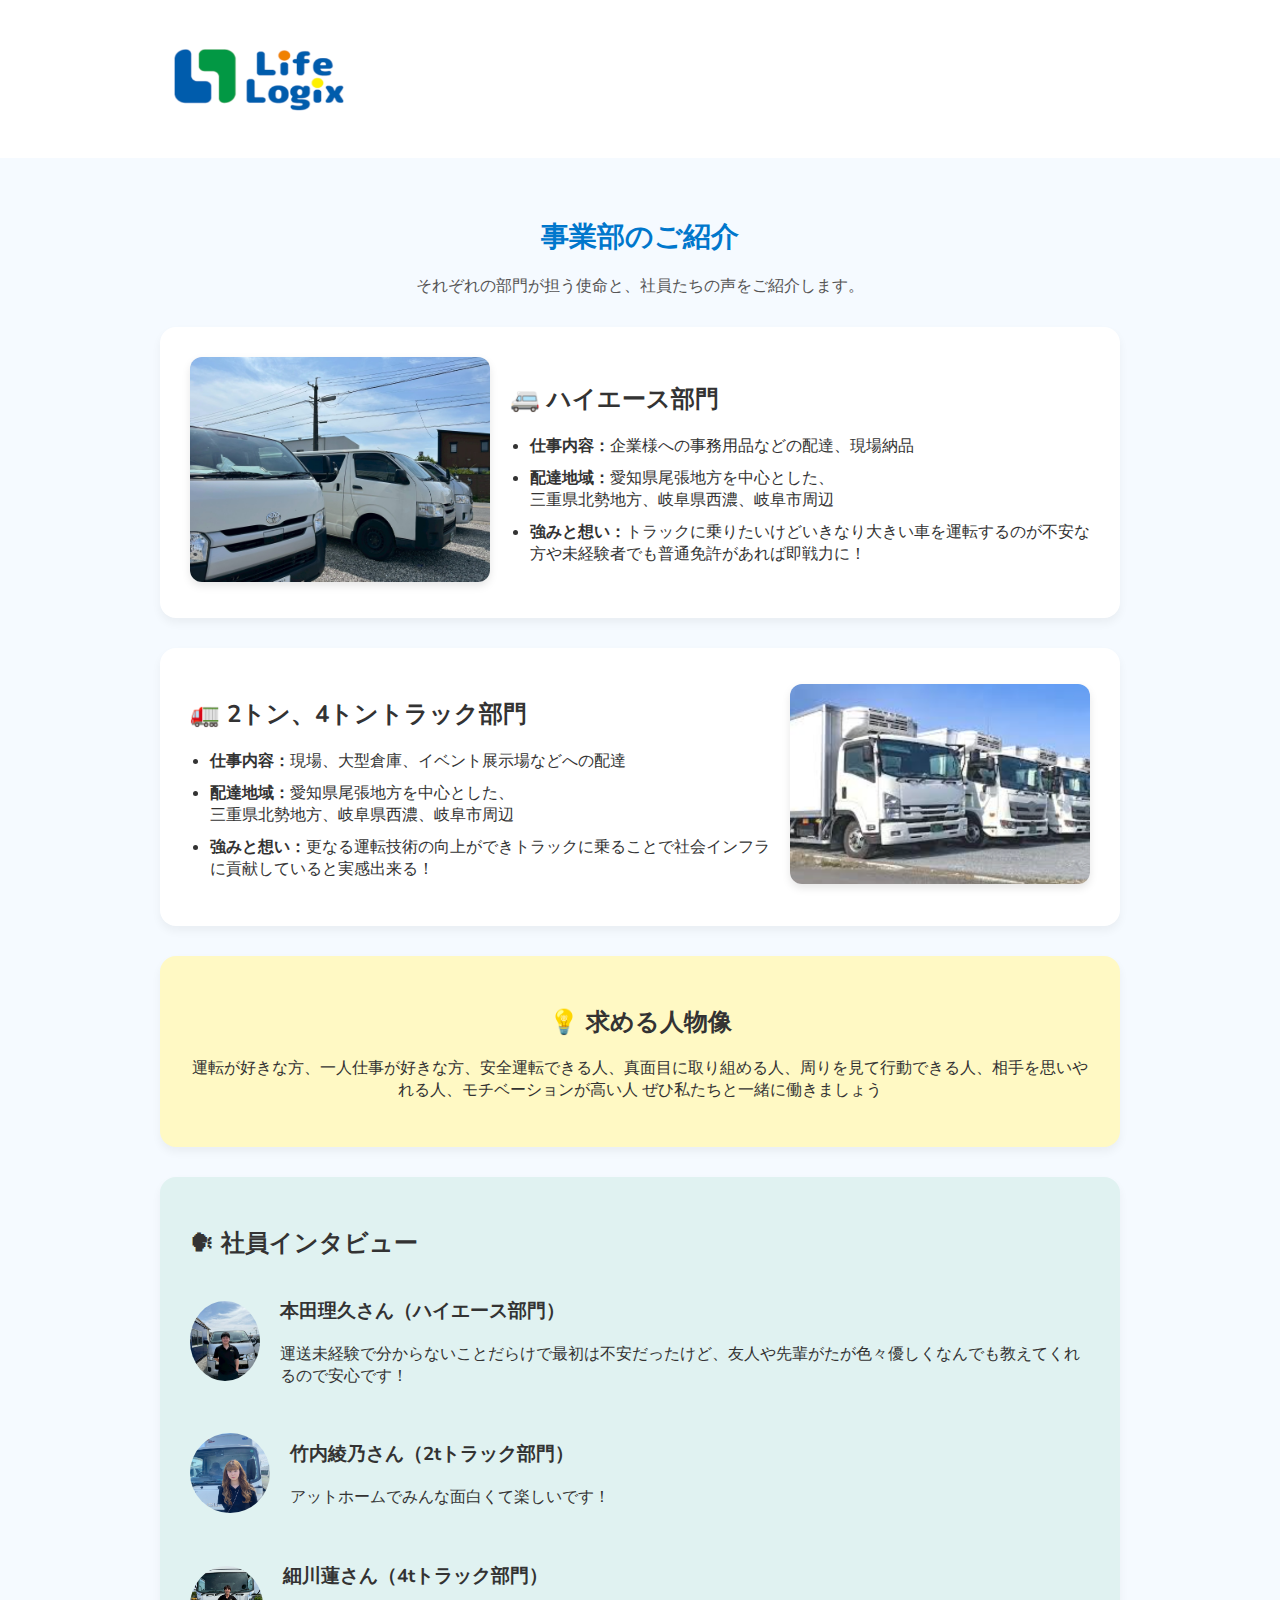
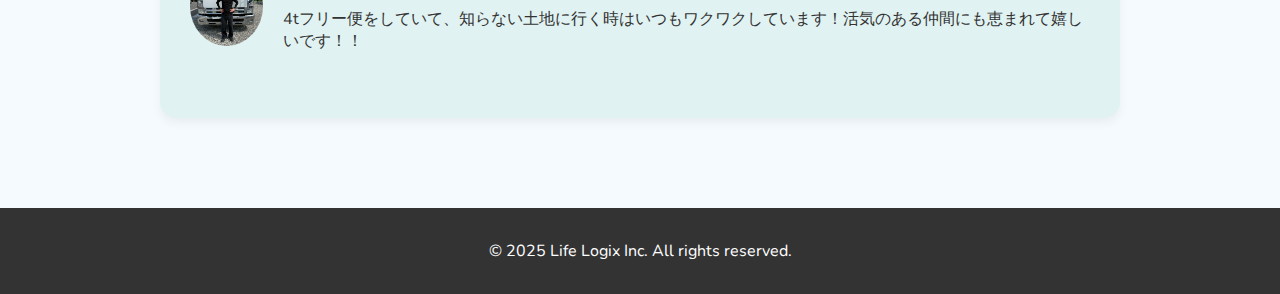
<file: business.html>
<!DOCTYPE html>
<html lang="ja">
<head>
  <meta charset="UTF-8">
  <meta name="viewport" content="width=device-width, initial-scale=1.0">
  <title>事業部紹介</title>
  <link rel="stylesheet" href="business.css">
  <link href="https://fonts.googleapis.com/css2?family=Nunito:wght@400;700&display=swap" rel="stylesheet">
</head>
<body>
  <header class="site-header">
    <div class="container">
      <img src="./img/logo.jpg" alt="ロゴ" class="logo">
    </div>
  </header>

  <main class="container">
    <section class="section-title">
      <h1>事業部のご紹介</h1>
      <p class="lead">それぞれの部門が担う使命と、社員たちの声をご紹介します。</p>
    </section>

    <!-- ハイエース部門 -->
    <section class="department card">
      <div class="dept-img left">
        <img src="./img/Trac.JPG" alt="ハイエース配送">
      </div>
      <div class="dept-text">
        <h2>🚐 ハイエース部門</h2>
        <ul>
          <li><strong>仕事内容：</strong>企業様への事務用品などの配達、現場納品</li>
          <li><strong>配達地域：</strong>愛知県尾張地方を中心とした、<br>三重県北勢地方、岐阜県西濃、岐阜市周辺</li>
          <li><strong>強みと想い：</strong>トラックに乗りたいけどいきなり大きい車を運転するのが不安な方や未経験者でも普通免許があれば即戦力に！</li>
        </ul>
      </div>
    </section>

    <!-- トラック部門 -->
    <section class="department card">
      <div class="dept-img right">
        <img src="./img/トラック.jpg" alt="トラック走行中">
      </div>
      <div class="dept-text">
        <h2>🚛 2トン、4トントラック部門</h2>
        <ul>
          <li><strong>仕事内容：</strong>現場、大型倉庫、イベント展示場などへの配達</li>
          <li><strong>配達地域：</strong>愛知県尾張地方を中心とした、<br>三重県北勢地方、岐阜県西濃、岐阜市周辺</li>
          <li><strong>強みと想い：</strong>更なる運転技術の向上ができトラックに乗ることで社会インフラに貢献していると実感出来る！
          </li>
        </ul>
      </div>
    </section>

    <!-- 求める人物像 -->
    <section class="shared-section card yellow">
      <h2>💡 求める人物像</h2>
      <p>運転が好きな方、一人仕事が好きな方、安全運転できる人、真面目に取り組める人、周りを見て行動できる人、相手を思いやれる人、モチベーションが高い人
        ぜひ私たちと一緒に働きましょう</p>
    </section>

    <!-- 社員インタビュー -->
    <section class="interview-section card green">
      <h2>🗣 社員インタビュー</h2>
      <div class="interview">
        <img src="./img/IMG_3608.JPG" alt="スタッフ1">
        <div>
          <h3>本田理久さん（ハイエース部門）</h3>
          <p>運送未経験で分からないことだらけで最初は不安だったけど、友人や先輩がたが色々優しくなんでも教えてくれるので安心です！</p>
        </div>
      </div>
      <div class="interview">
        <img src="./img/IMG_3607.JPG" alt="スタッフ2">
        <div>
          <h3>竹内綾乃さん（2tトラック部門）</h3>
          <p>アットホームでみんな面白くて楽しいです！</p>
        </div>
      </div>
      <div class="interview">
        <img src="./img/IMG_3609.JPG" alt="スタッフ2">
        <div>
          <h3>細川蓮さん（4tトラック部門）</h3>
          <p>4tフリー便をしていて、知らない土地に行く時はいつもワクワクしています！活気のある仲間にも恵まれて嬉しいです！！</p>
        </div>
      </div>
    </section>
  </main>

  <footer class="site-footer">
    <p>&copy; 2025 Life Logix Inc. All rights reserved.</p>
  </footer>
</body>
</html>
</file>
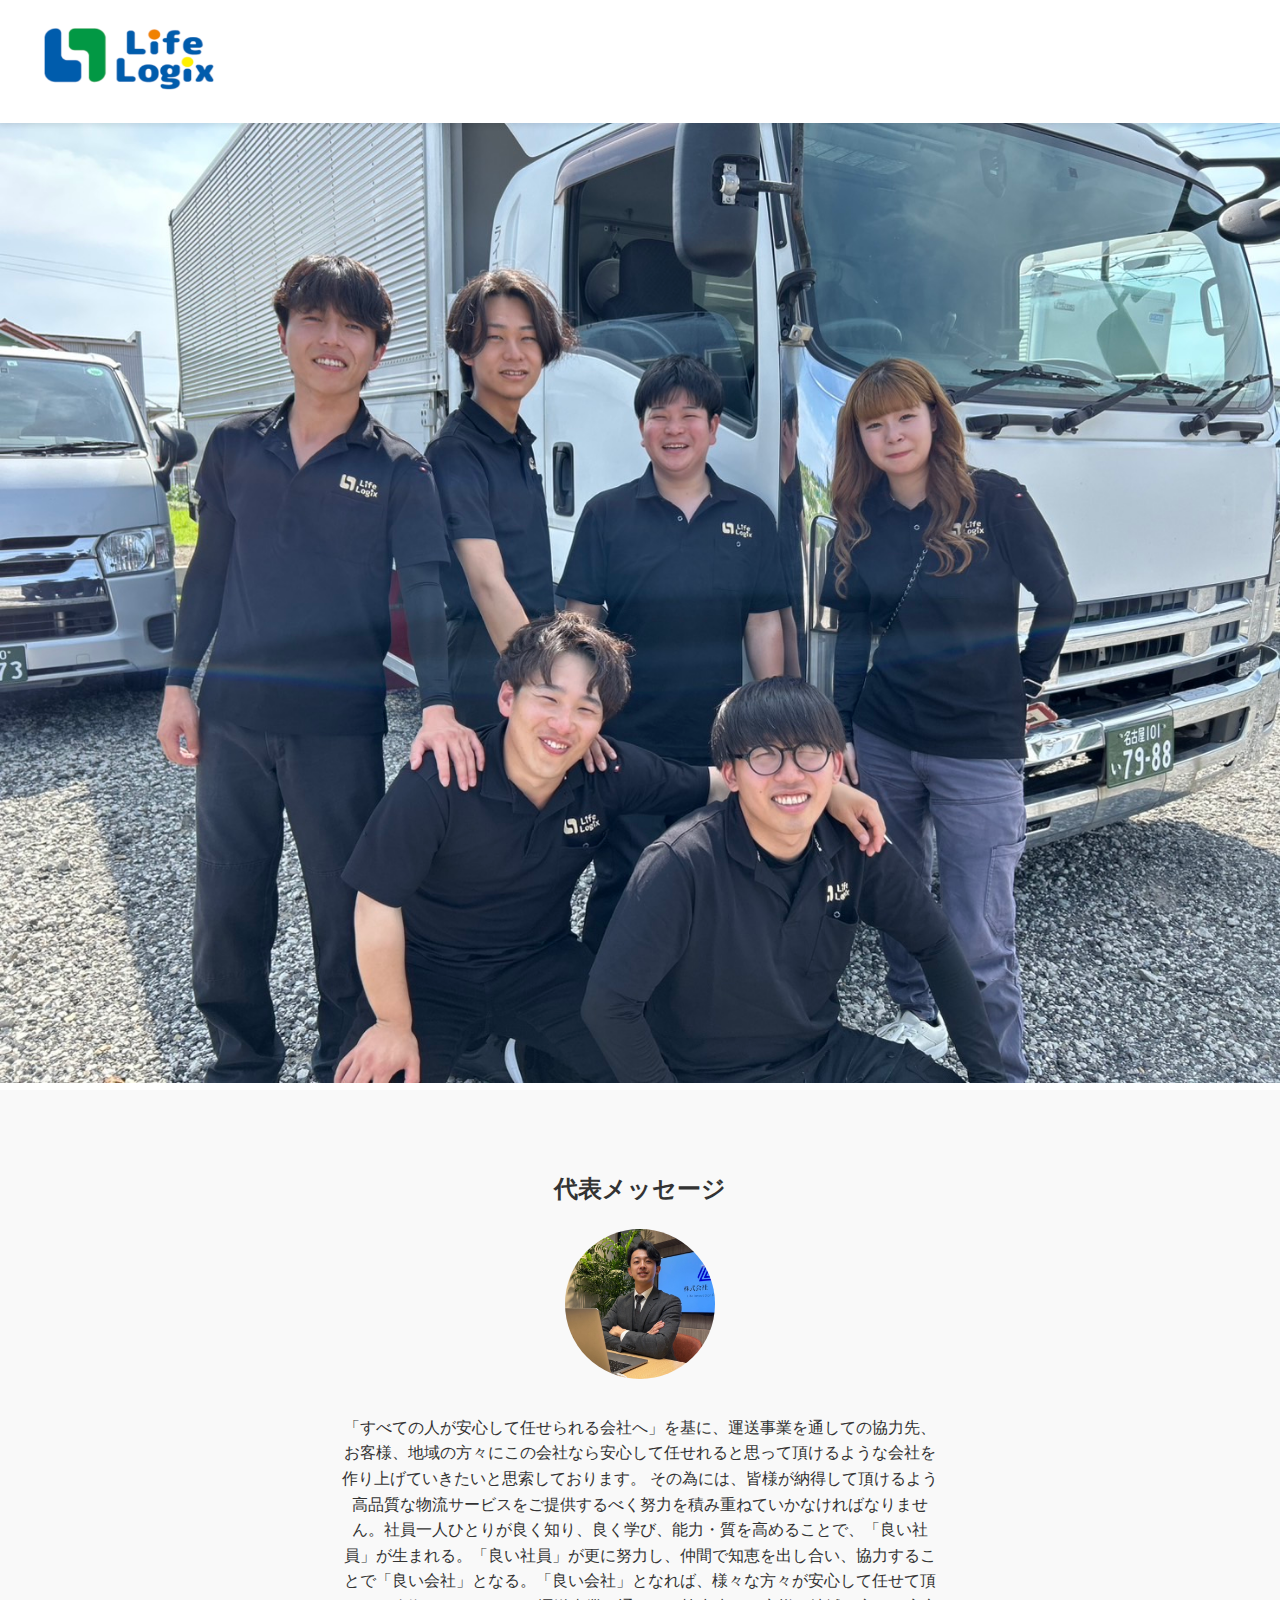
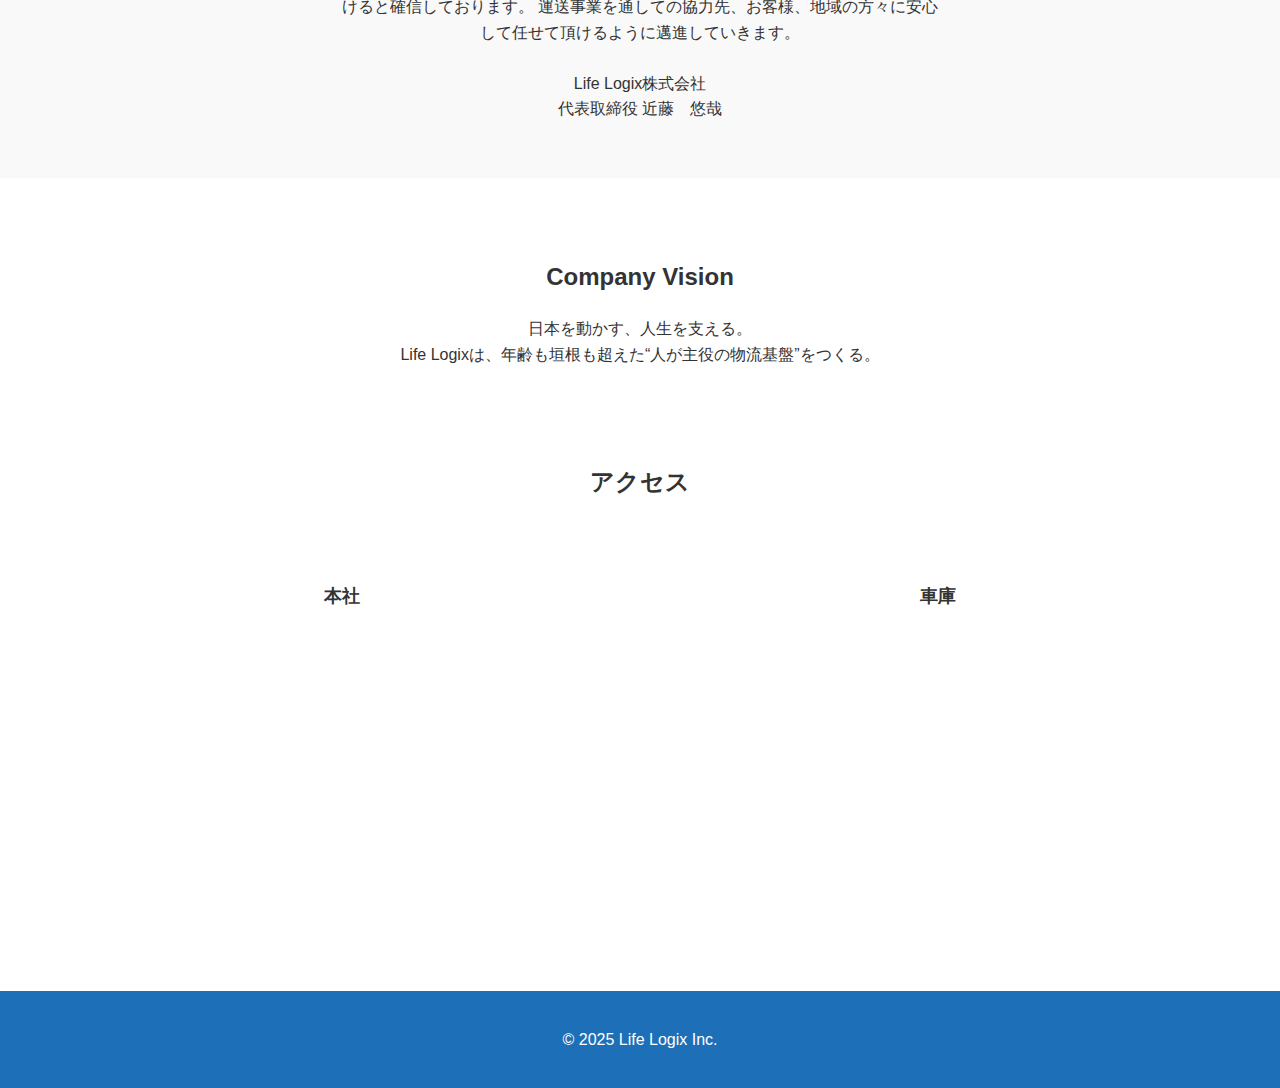
<file: company.html>
<!DOCTYPE html>
<html lang="ja">
<head>
  <meta charset="UTF-8">
  <meta name="viewport" content="width=device-width, initial-scale=1.0">
  <title>Our Vision - 企業紹介</title>
  <link rel="stylesheet" href="company.css">
</head>
<body>

    <header>
        <div class="logo"><img src="././img/logo.jpg"></div>

      </header>

  <!-- 集合写真 -->
  <section class="hero">
    <img src="./img/All.JPG" alt="集合写真" class="hero-image">
  </section>

  <!-- トップメッセージ・代表挨拶 -->
  <section class="message">
    <h2>代表メッセージ</h2>
    <div class="message-content">
      <img src="./img/TOP_re.jpg" alt="代表の顔写真" class="ceo-photo">
      <p class="ceo-text">
        「すべての人が安心して任せられる会社へ」を基に、運送事業を通しての協力先、お客様、地域の方々にこの会社なら安心して任せれると思って頂けるような会社を作り上げていきたいと思索しております。

        その為には、皆様が納得して頂けるよう高品質な物流サービスをご提供するべく努力を積み重ねていかなければなりません。社員一人ひとりが良く知り、良く学び、能力・質を高めることで、「良い社員」が生まれる。「良い社員」が更に努力し、仲間で知恵を出し合い、協力することで「良い会社」となる。「良い会社」となれば、様々な方々が安心して任せて頂けると確信しております。
        
        運送事業を通しての協力先、お客様、地域の方々に安心して任せて頂けるように邁進していきます。
        <br><br>
        Life Logix株式会社<br>
        代表取締役 近藤　悠哉
      </p>
    </div>
  </section>

  <!-- Vision -->
  <section class="vision">
    <h2>Company Vision</h2>
    <p>
      日本を動かす、人生を支える。<br>
Life Logixは、年齢も垣根も超えた“人が主役の物流基盤”をつくる。
    </p>
  </section>


  <!-- フッター -->
  <section id="access" class="section">
    <h2>アクセス</h2>
    <div class="map-container">
      <div class="map-box">
        <h2 class="map-title">本社</h2>
        <iframe src="https://www.google.com/maps/embed?pb=!1m18!1m12!1m3!1d3261.126052752133!2d136.81472857576537!3d35.17841067275372!2m3!1f0!2f0!3f0!3m2!1i1024!2i768!4f13.1!3m3!1m2!1s0x60039e053cbebcfb%3A0x8f5b8b9e1ccc6260!2z44CSNDkwLTExMzYg5oSb55-l55yM5rW36YOo6YOh5aSn5rK755S66Iqx5bi46YO35rWm77yW77yR4oiS77yR!5e0!3m2!1sja!2sjp!4v1749975040092!5m2!1sja!2sjp" width="500" height="350" style="border:0;" allowfullscreen="" loading="lazy" referrerpolicy="no-referrer-when-downgrade"></iframe>
      </div>
  
      <div class="map-box">
        <h2 class="map-title">車庫</h2>
        <iframe src="https://www.google.com/maps/embed?pb=!1m18!1m12!1m3!1d3259.0775691662616!2d136.8404440610618!3d35.22943902262279!2m3!1f0!2f0!3f0!3m2!1i1024!2i768!4f13.1!3m3!1m2!1s0x6003756cf02d60c7%3A0xfb93f5057d46397b!2z44CSNDUyLTA5NjEg5oSb55-l55yM5riF6aCI5biC5pil5pel5rKz5Y6f!5e0!3m2!1sja!2sjp!4v1749975110652!5m2!1sja!2sjp" width="500" height="350" style="border:0;" allowfullscreen="" loading="lazy" referrerpolicy="no-referrer-when-downgrade"></iframe>
      </div>
    </div>
  </body>
  </html>
  </section>

  <footer>
    <p>&copy; 2025 Life Logix Inc.</p>
  </footer>

</body>
</html>
</file>
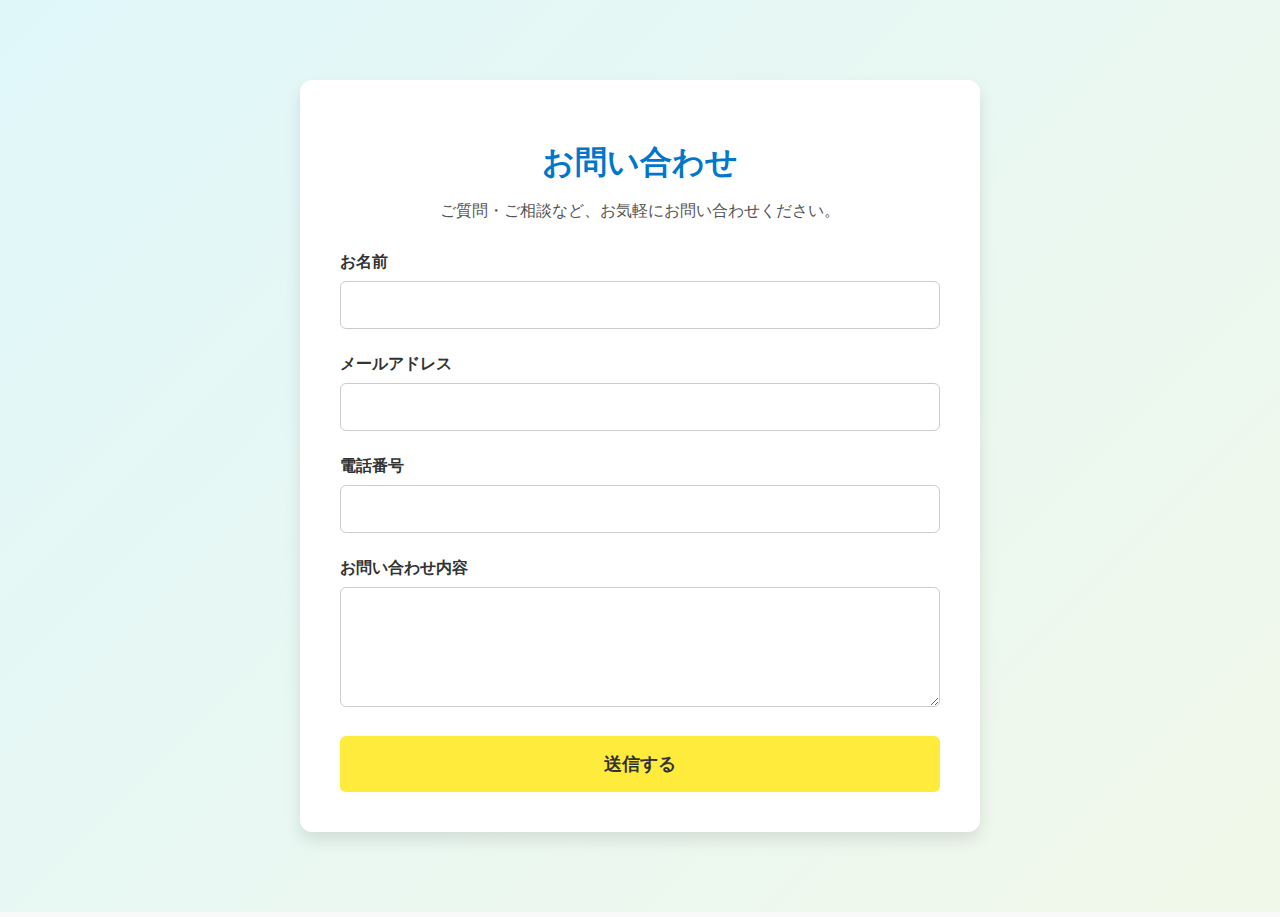
<file: contact.html>
<!DOCTYPE html>
<html lang="ja">
<head>
  <meta charset="UTF-8">
  <meta name="viewport" content="width=device-width, initial-scale=1.0">
  <title>お問い合わせ | LifeLogix株式会社</title>
  <link rel="stylesheet" href="contact.css">
</head>
<body>
  <section class="contact-section">
    <div class="container">
      <h1>お問い合わせ</h1>
      <p class="sub">ご質問・ご相談など、お気軽にお問い合わせください。</p>

      <form class="contact-form" id="contactForm">
        <div class="form-group">
          <label for="name">お名前</label>
          <input type="text" id="name" required>
        </div>
      
        <div class="form-group">
          <label for="email">メールアドレス</label>
          <input type="email" id="email" required>
        </div>
      
        <div class="form-group">
          <label for="phone">電話番号</label>
          <input type="tel" id="phone" required>
        </div>
      
        <div class="form-group">
          <label for="message">お問い合わせ内容</label>
          <textarea id="message" rows="5" required></textarea>
        </div>
      
        <button type="submit" class="submit-btn">送信する</button>
      </form>
      
      <script>
        document.getElementById("contactForm").addEventListener("submit", async function (e) {
          e.preventDefault();
      
          const data = {
            name: document.getElementById("name").value,
            email: document.getElementById("email").value,
            phone: document.getElementById("phone").value,
            message: document.getElementById("message").value
          };
      
          await fetch("https://script.google.com/macros/s/AKfycbyX4wnKQ8FYFbWVyGB-eutSBtn2S_IlRdlR4B5VQHyMpuziwXvPcrSWfJ_Mqb_Hvh2C/exec", {
  method: "POST",
  mode: "no-cors", // ← これ追加
  headers: {
    "Content-Type": "application/json"
  },
  body: JSON.stringify(data)
});
      
          alert("お問い合わせを受け付けました。ありがとうございます！");
          this.reset();
        });
      </script>
    </div>
  </section>
</body>
</html>
</file>
<file: business.css>
body {
    margin: 0;
    font-family: 'Nunito', sans-serif;
    background: #f5faff;
    color: #333;
  }
  
  .container {
    max-width: 960px;
    margin: 0 auto;
    padding: 20px;
  }
  
  /* ヘッダー */
  .site-header {
    background: white;
    padding: 16px;
  }
  
  .logo {
    height: 80px;
    width: 200px;
  }
  
  /* タイトルセクション */
  .section-title {
    text-align: center;
    margin: 40px 0 20px;
  }
  
  .section-title h1 {
    color: #0077cc;
    font-size: 28px;
  }
  
  .lead {
    color: #555;
    font-size: 16px;
  }
  
  /* 部門カード */
  .card {
    background: white;
    border-radius: 16px;
    padding: 30px;
    margin: 30px 0;
    box-shadow: 0 5px 10px rgba(0,0,0,0.05);
  }
  
  .department {
    display: flex;
    flex-wrap: wrap;
    align-items: center;
    gap: 20px;
  }
  
  .dept-img img {
    width: 300px;
    border-radius: 12px;
    box-shadow: 0 4px 8px rgba(0,0,0,0.1);
  }
  
  .dept-img.left {
    order: 0;
  }
  
  .dept-img.right {
    order: 1;
  }
  
  .dept-text {
    flex: 1;
  }
  
  ul {
    padding-left: 20px;
  }
  
  li {
    margin-bottom: 10px;
  }
  
  /* 求める人物像 */
  .yellow {
    background: #fff9c4;
    text-align: center;
  }
  
  /* インタビュー */
  .interview-section {
    padding: 30px;
  }
  
  .green {
    background: #e0f2f1;
  }
  
  .interview {
    display: flex;
    align-items: center;
    margin: 20px 0;
    gap: 20px;
  }
  
  .interview img {
    width: 80px;
    height: 80px;
    border-radius: 50%;
    object-fit: cover;
  }
  
  /* フッター */
  .site-footer {
    background: #333;
    color: #fff;
    text-align: center;
    padding: 16px;
    margin-top: 40px;
  }
</file>
<file: company.css>
body {
    margin: 0;
    font-family: 'Noto Sans JP', sans-serif;
    line-height: 1.6;
    background-color: #fff;
    color: #333;
  }

  header {
    background: white;
    display: flex;
    justify-content: space-between;
    align-items: center;
    padding: 15px 30px;
    box-shadow: 0 2px 6px rgba(0,0,0,0.1);
    position: sticky;
    top: 0;
    z-index: 1000;
  }
  
  .logo {
    font-size: 26px;
    font-weight: bold;
    color: #1d70b8;
  }

  .logo img{
    width: 200px;
    height: 80px;
    }
  
  nav ul {
    list-style: none;
    display: flex;
    gap: 20px;
  }
  
  nav a {
    text-decoration: none;
    color: #333;
    font-weight: bold;
  }
  
  nav a:hover {
    color: #1d70b8;
  }
  
  h2 {
    font-size: 24px;
    text-align: center;
    margin-top: 40px;
    margin-bottom: 20px;
  }
  
  /* 集合写真 */
  .hero {
    width: 100%;
    height: auto;
  }
  .hero-image {
    width: 100%;
    height: auto;
    object-fit: cover;
  }
  
  /* トップメッセージ */
  .message {
    padding: 40px 20px;
    background-color: #f9f9f9;
  }
  .message-content {
    display: flex;
    flex-direction: column;
    align-items: center;
  }
  .ceo-photo {
    width: 150px;
    height: 150px;
    border-radius: 50%;
    object-fit: cover;
    margin-bottom: 20px;
  }
  .ceo-text {
    max-width: 600px;
    text-align: center;
  }
  
  /* ビジョン */
  .vision {
    padding: 40px 20px;
    background-color: #ffffff;
    text-align: center;
    max-width: 800px;
    margin: 0 auto;
  }
  
  .map-container {
    display: flex;
    gap: 20px;
    padding: 20px;
    justify-content: center;
    flex-wrap: wrap;
  }
  
  .map-box {
    display: flex;
    flex-direction: column;
    align-items: center;
    width: 45vw;
  }
  
  .map-title {
    margin-bottom: 10px;
    font-size: 18px;
    color: #333;
    text-align: center;
  }
  
  .map {
    width: 100%;
    height: 400px;
    border: 1px solid #ccc;
  }
  
  @media (max-width: 768px) {
    .map-box {
      width: 100%;
    }
  }

  footer {
    background: #1d70b8;
    color: white;
    text-align: center;
    padding: 20px;
  }
</file>
<file: contact.css>
body {
    margin: 0;
    font-family: "Helvetica Neue", sans-serif;
    background: #f9f9f9;
    color: #333;
  }
  
  .contact-section {
    padding: 80px 20px;
    background: linear-gradient(135deg, #e0f7fa, #f1f8e9); /* 明るい青緑系背景 */
  }
  
  .container {
    max-width: 600px;
    margin: 0 auto;
    background: #fff;
    border-radius: 12px;
    box-shadow: 0 8px 16px rgba(0, 0, 0, 0.1);
    padding: 40px;
  }
  
  h1 {
    text-align: center;
    color: #0077cc; /* 青 */
    margin-bottom: 10px;
  }
  
  .sub {
    text-align: center;
    color: #555;
    margin-bottom: 30px;
  }
  
  .form-group {
    margin-bottom: 25px;
  }
  
  label {
    display: block;
    margin-bottom: 8px;
    font-weight: bold;
  }
  
  input,
  textarea {
    width: 100%;
    padding: 14px;
    font-size: 16px;
    border: 1px solid #ccc;
    border-radius: 6px;
    box-sizing: border-box;
    transition: border 0.3s;
  }
  
  input:focus,
  textarea:focus {
    border: 2px solid #4caf50; /* 緑のフォーカス */
    outline: none;
  }
  
  .submit-btn {
    width: 100%;
    padding: 16px;
    font-size: 18px;
    background-color: #ffeb3b; /* 黄色ボタン */
    color: #333;
    font-weight: bold;
    border: none;
    border-radius: 6px;
    cursor: pointer;
    transition: background-color 0.3s ease;
  }
  
  .submit-btn:hover {
    background-color: #fdd835;
  }
</file>
